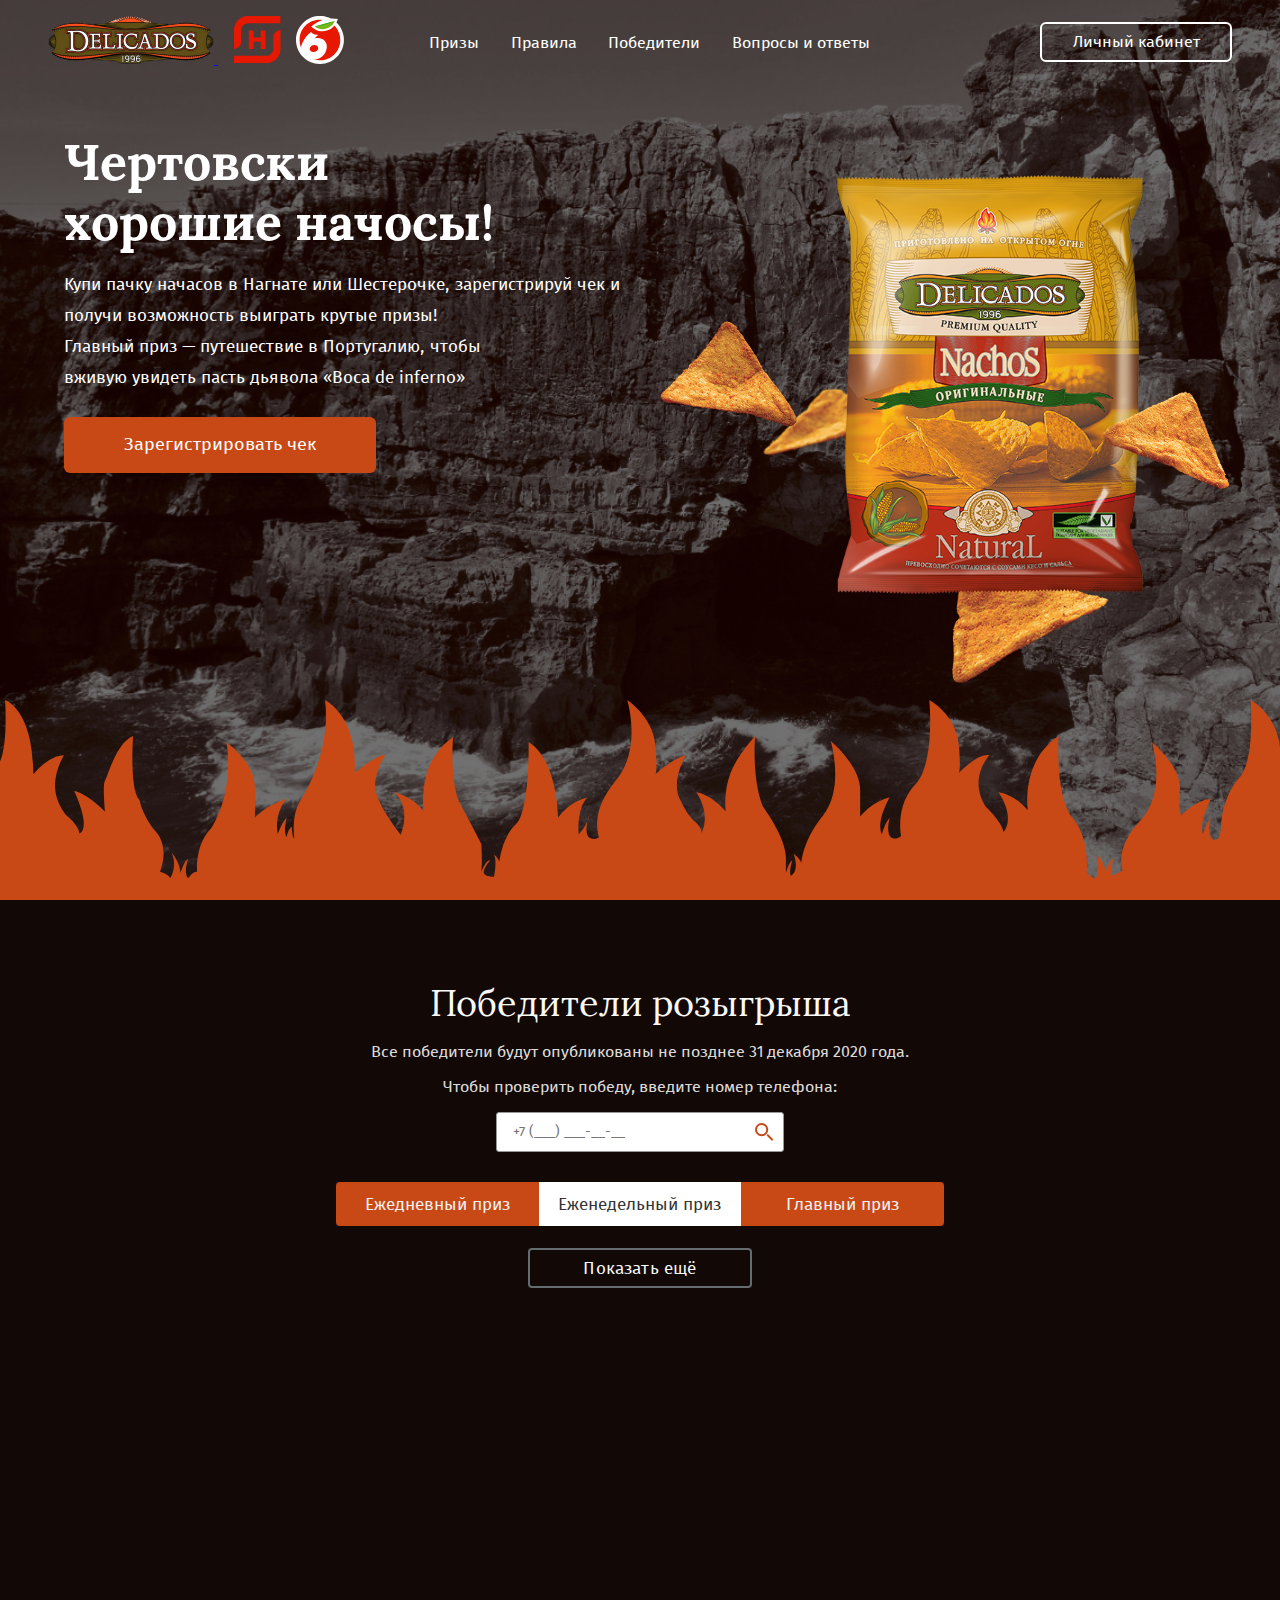
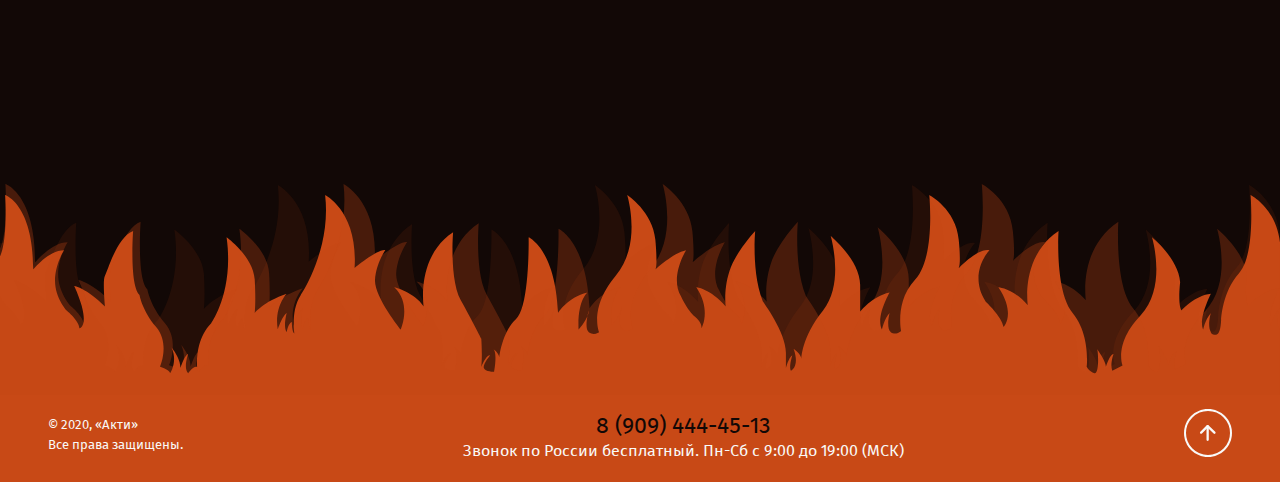
<file: NachosCopy/index.html>
<!DOCTYPE html>
<html lang="en">

<head>
    <meta charset="UTF-8">
    <meta name="viewport" content="width=device-width, initial-scale=1.0">
    <link rel="stylesheet" href="./css/style.min.css">
    <title>Nachos</title>
</head>

<body>
    <div class="header" id="top">
        <div class="container">
            <div class="header-menu">
                <div class="header-menu__logo">
                    <a href="#" class="header-menu__logo-link">
                        <img src="./img/header/logo.png" alt="logo">
                        <img src="./img/header/after-logo.svg" alt="logo">
                    </a>
                </div>
                <nav class="header-menu__nav ">
                    <ul class="header-menu__items">
                        <li class="header-menu__item">
                            <a href="#" class="header-menu__link">Призы</a>
                        </li>
                        <li class="header-menu__item">
                            <a href="#" class="header-menu__link">Правила</a>

                        </li>
                        <li class="header-menu__item">
                            <a href="#" class="header-menu__link">Победители</a>
                        </li>
                        <li class="header-menu__item">
                            <a href="#" class="header-menu__link">Вопросы и ответы</a>
                        </li>

                    </ul>
                    <button class="header__btn header__btn_hidden">Зарегистрировать чек</button>

                    <button class="header-menu__login header-menu__login_hidden">
                        Личный кабинет
                    </button>
                    <div class="header-menu__mobile-info">
                        <a href="tel:+89094444513">8 (909) 444-45-13</a>
                        <div>
                            Звонок по России бесплатный. <br>
                            Пн-Сб с 9:00 до 19:00 (МСК)
                        </div>
                    </div>
                    <div class="header-menu__mobile-fire">
                        <img src="./img/header/mob-fire.svg" alt="fire-mobile">
                        <img src="./img/header/mob-fire-two.svg" alt="fire-mobile">
                        <img src="./img/header/mob-fire-three.svg" alt="fire-mobile">

                    </div>

                </nav>
                <div class="hamburger">
                    <img class="hamburger__open" src="./img/icons/hamburger.svg" alt="hamburger">
                    <img class="hamburger__close" src="./img/icons/cross.svg" alt="hamburger">

                </div>
                <button class="header-menu__login">
                    Личный кабинет
                </button>
            </div>
            <div class="header__content">
                <div class="header__content-info">
                    <h1 class="header__content-title">
                        Чертовски <br>
                        хорошие начосы!
                    </h1>
                    <div class="header__content-text">
                        Купи пачку начасов в Нагнате или Шестерочке, зарегистрируй чек и получи возможность выиграть
                        крутые призы! <br>
                        Главный приз — путешествие в Португалию, чтобы <br>
                        вживую увидеть пасть дьявола «Boca de inferno»
                    </div>
                    <button class="header__btn">Зарегистрировать чек</button>
                </div>
                <div class="header__content-nachos">
                    <img src="./img/header/nachos-pack.svg" alt="nachos">


                </div>

            </div>
        </div>

        <div class="header__fire">
            <img src="./img/header/fire.svg" alt="nachos">
            <!-- <img src="./img/header/fire-black.svg" alt=""> -->
        </div>
    </div>
    <section class="winners">
        <div class="container">

            <div class="winners__wrapper">

                <div class="winners__head">
                    <h2 class="winners__title">Победители розыгрыша</h2>
                    <div class="winners__info">
                        <div class="winners__info-first">
                            Все победители будут опубликованы не позднее 31 декабря 2020 года.
                        </div>
                        <div class="winners__info-second">
                            Чтобы проверить победу, введите номер телефона:
                        </div>
                    </div>
                </div>

                <div class="winners__body">
                    <div class="winners__body-search">
                        <div class="winners__body-wrapper">
                            <input class="winners__body-input" placeholder="+7 (___) ___-__-__" type="tel" name="phone">
                            <button class="winners__body-btn">
                                <img src="./img/icons/Search.svg" alt="search">
                            </button>
                        </div>
                    </div>

                    <div class="winners__body-table">
                        <div class="winners__tipe">
                            <div class="winners__tipe-item">Ежедневный приз</div>
                            <div class="winners__tipe-item winners__tipe-item_active ">Еженедельный приз</div>
                            <div class="winners__tipe-item">Главный приз</div>
                        </div>
                        <div class="winners__list">
                            
                        </div>
                        <div class="winners__list">
      
                            <!-- <div class="winners__btn-mobile-wrapper">
                                <button class="winners__btn-mobile">
                                    <img src="./img/winners/mobile/update.svg" alt="upd">
                                </button>
                                <div class="winners__btn-mobile-text">
                                    Ещё Победители
                                </div>
                            </div> -->
                        </div>
                        <div class="winners__list">
                            <div class="winners__list-item">
                                <div class="winners__prise">Колонка </div>
                                <div class="winners__tel">+79624***824</div>
                                <div class="winners__data">15 ноября - 12 декабря</div>
                            </div>
                            <div class="winners__list-item">
                                <div class="winners__prise">Колонка </div>
                                <div class="winners__tel">+79624***824</div>
                                <div class="winners__data">15 ноября - 12 декабря</div>
                            </div>
                        </div>
                        <div class="winners__btn-wrap">
                            <button class="winners__btn">Показать ещё</button>
                        </div>

                        <div class="winners__btn-mobile-wrapper">
                            <button class="winners__btn-mobile">
                                <img src="./img/winners/mobile/update.svg" alt="upd">
                            </button>
                            <div class="winners__btn-mobile-text">
                                Ещё Победители
                            </div>
                        </div>
                    </div>
                </div>
                
                <img class="winners__nachos-mini" src="./img/winners/mini-nachos.png" alt="nachos">
                <img class="winners__nachos" src="./img/winners/nachos.png" alt="nachos">
            </div>
        </div>

    </section>

    <footer class="footer">
        <div class="footer__fires">
            <div class="footer__fires-wrapper">
                <img src="./img/footer/fire-one.svg" alt="fire">
                <img src="./img/footer/fire-two.svg" alt="fire">
                <img src="./img/footer/fire-three.svg" alt="fire">
            </div>
        </div>
            <div class="footer__info">
                <div class="container">
                    <div class="footer__copy">
                        © 2020,  «Акти»<br>
                        Все права защищены.
                    </div>
                    <div class="footer__schedule">
                        <div class="footer__number">
                            8 (909) 444-45-13
                        </div>
                        <div class="footer__work-days">
                            Звонок по России бесплатный. Пн-Сб с 9:00 до 19:00 (МСК)
                        </div>
                    </div>
                    <button class="footer__arrow-up">
                        <a href="#top"><img src="./img/footer/arrow-up.svg" alt="up"></a>
                    </button>
                </div>
            </div>
        
      
    </footer>
    <script src="./js/getApi.js"></script>
    <script src="./js/tabs.js"></script>
    <script src="./js/script.js"></script>
</body>

</html>
</file>
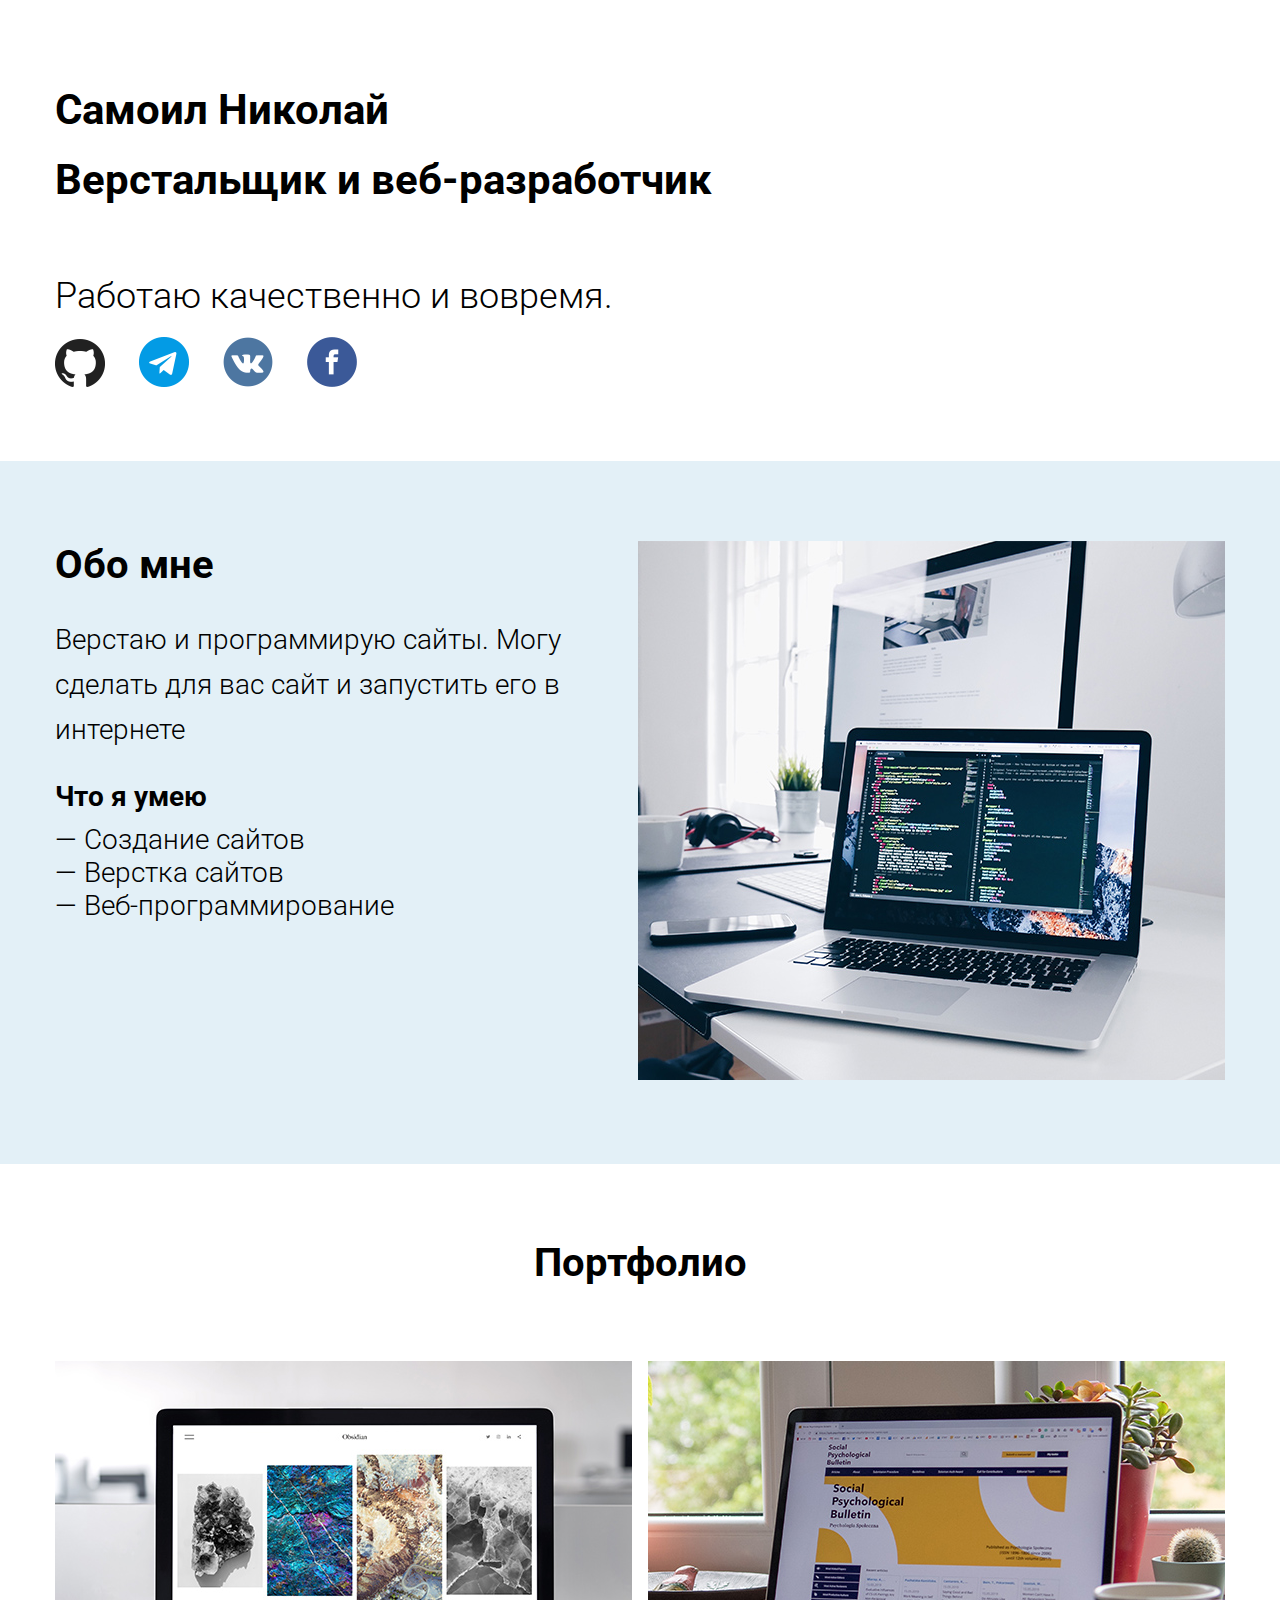
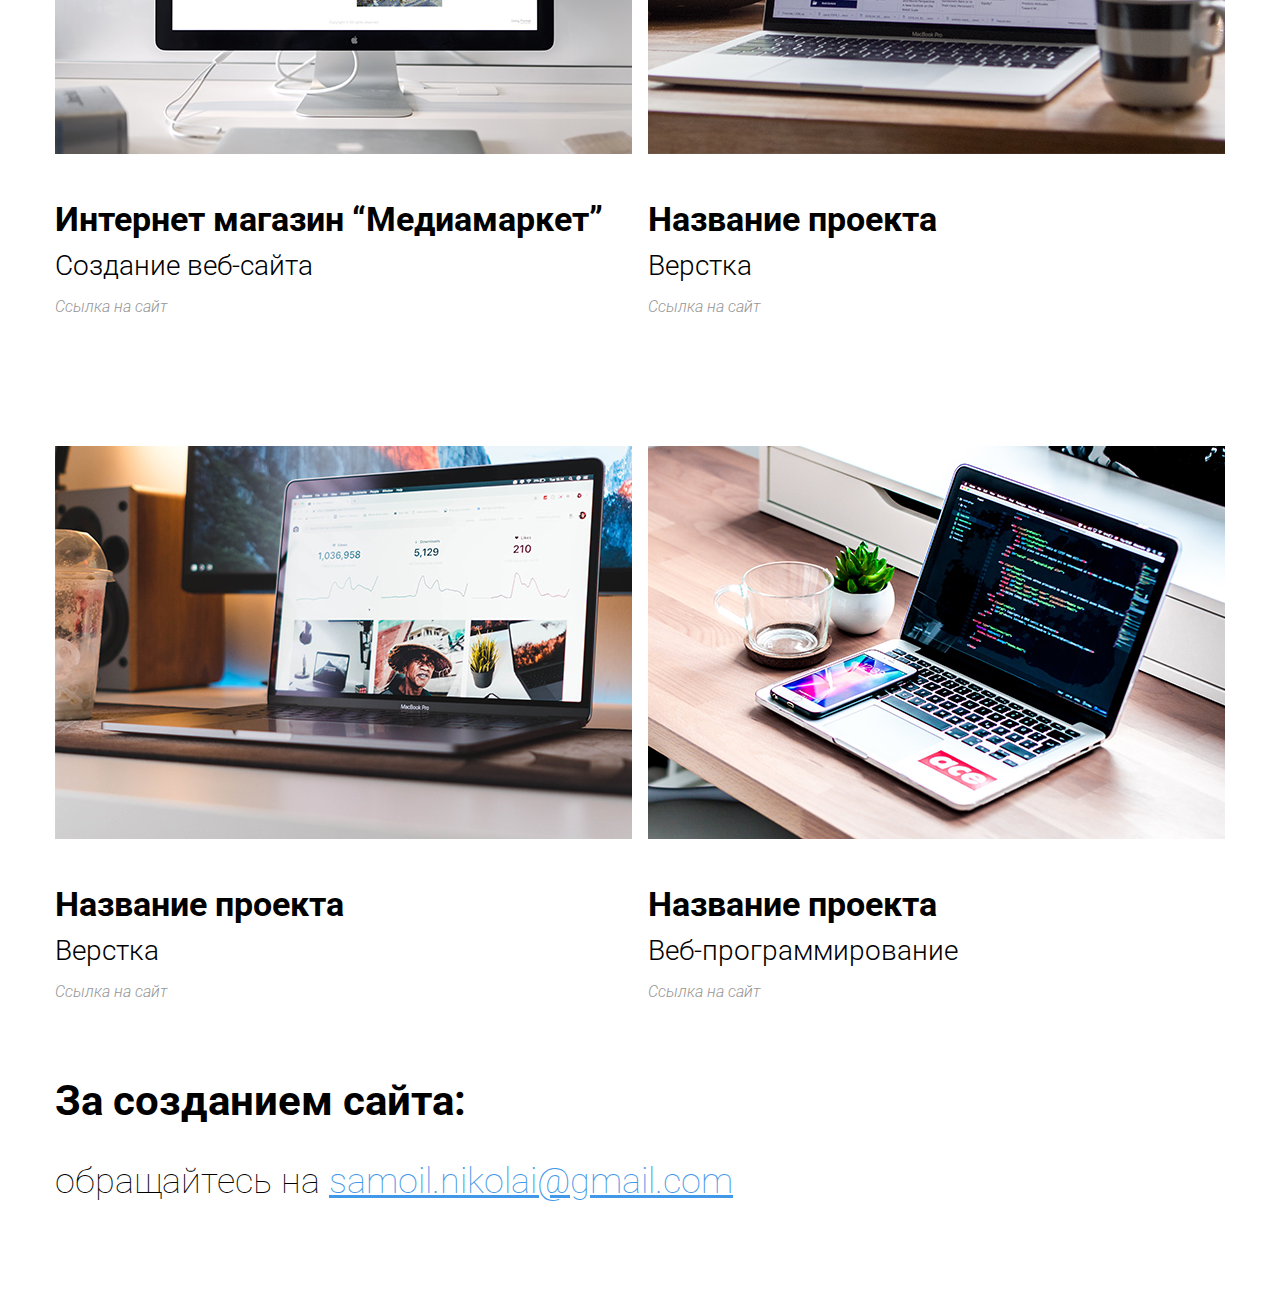
<file: portfolio/index.html>
<!DOCTYPE html>
<html lang="en">

<head>
    <meta charset="UTF-8">
    <meta name="viewport" content="width=device-width, initial-scale=1.0">
    <meta http-equiv="X-UA-Compatible" content="ie=edge">
    <link rel="stylesheet" href="main.css">
    <link
        href="https://fonts.googleapis.com/css?family=Roboto:100,100i,300,400,500,700,900&display=swap&subset=cyrillic"
        rel="stylesheet">

    <title>Сайт портфолио</title>
</head>

<body>
    <header class="header">
        <div class="container">
            <h1 class="heading-1">Самоил Николай<br>Верстальщик и веб-разработчик</h1>
            <p class="subheading">Работаю качественно и вовремя.</p>

            <a class="social-link" href="https://github.com/niksamoil/niksamoil.github.io" target="blank"><img src="img/icons/github.png" alt="Github"></a>
            <a class="social-link" href="https://t.me/niksamoil" target="blank"><img src="img/icons/telegram.png"
                    alt="telegram"></a>
            <a class="social-link" href="https://vk.com/nksamoil" target="blank"><img src="img/icons/vk.png"
                    alt="vk"></a>
            <a class="social-link" href="https://www.facebook.com/kolea.samoil" target="blank"><img
                    src="img/icons/facebook.png" alt="facebook"></a>
        </div>
    </header>

    <section class="about-me">
        <div class="container">
            <!-- Ряд -->
            <div class="about-me-row">
                <!-- Левая колонка -->
                <div class="about-me-text">
                    <h2 class="about-me-heading-big">Обо мне</h2>
                    <p>Верстаю и программирую сайты.
                        Могу сделать для вас сайт и запустить его в интернете</p>
                    <h3 class="about-me-heading-small">Что я умею </h3>
                    <ul>
                        <li> Создание сайтов </li>
                        <li> Верстка сайтов </li>
                        <li> Веб-программирование</li>
                    </ul>
                </div>
                <!-- Левая колонка -->
                <!-- Правая колонка -->
                <div class="about-me-photo"><img src="img/portfolio/img-01.jpg" alt=""></div>
                <!-- Правая колонка -->
                <!-- Ряд -->
            </div>


        </div>
    </section>

    <section class="portfolio">
        <div class="container">
            <div class="portfolio-title">
                Портфолио
            </div>

            <div class="portfolio-row">
                <div class="project">
                    <a href="project.html" target="blank"><img class="project-img" src="img/portfolio/img-02.jpg" alt=""></a>
                    <h4 class="project-title">Интернет магазин “Медиамаркет”
                    </h4>
                    <p class="project-description">Создание веб-сайта</p>
                    <a href="#" class="project-link">Ссылка на сайт</a>
                </div>
                <div class="project">
                    <a href="#"><img class="project-img" src="img/portfolio/img-03.jpg" alt=""></a>
                    <h4 class="project-title">Название проекта</h4>
                    <p class="project-description">Верстка</p>
                    <a href="#" class="project-link">Ссылка на сайт</a>
                </div>
                <div class="project">
                    <a href="#"><img class="project-img" src="img/portfolio/img-04.jpg" alt=""></a>
                    <h4 class="project-title">Название проекта</h4>
                    <p class="project-description">Верстка</p>
                    <a href="#" class="project-link">Ссылка на сайт</a>
                </div>
                <div class="project">
                    <a href="#"><img class="project-img" src="img/portfolio/img-05.jpg" alt=""></a>
                    <h4 class="project-title">Название проекта</h4>
                    <p class="project-description">Веб-программирование</p>
                    <a href="#" class="project-link">Ссылка на сайт</a>
                </div>
            </div>
        </div>
    </section>

    <footer class="footer">
        <div class="container">
            <div class="footer-title">За созданием сайта:</div>
            <div class="footer-email">обращайтесь на <a href="mailto:samoil.nikolai@gmail.com">samoil.nikolai@gmail.com</a></div>
        </div>
    </footer>
</body>

</html>
</file>
<file: portfolio/main.css>
/* * {
    box-sizing: border-box;
} */

body {
    margin: 0;
    font-family: 'Roboto', sans-serif;
}

.container {
    max-width: 1170px;
    width: 100%;
    margin: 0 auto;
    /* background: cornflowerblue; */
}

.header {
    padding-top: 75px;
    padding-bottom: 70px;
}

.heading-1 {
   font-size: 42px;
   font-weight: 700;
   margin-top: 0;
   margin-bottom: 60px;
   line-height: 70px;
}

.subheading {
    font-size: 36px;
    font-weight: 300;
    margin-bottom: 20px;
}

.social-link {
    text-decoration: none;
    margin-right: 30px;
}


.about-me {
    background-color: #e3f0f7;
    padding: 80px 0;
}

.about-me-row {
    display: flex;
    justify-content: space-between;
}


.about-me-heading-big {
    font-size: 40px;
    font-weight: 700;
    margin-bottom: 30px;
    margin-top: 0;
}

.about-me-heading-small {
    font-size: 28px;
    font-weight: 700;
    margin-bottom: 10px;
    margin-top: 0;
}

.about-me-text p {
    font-size: 28px;
    font-weight: 300;
    line-height: 1.6;
}

.about-me-text ul {
    font-size: 28px;
    font-weight: 300;
    list-style-type: none;
    margin: 0;
    padding: 0;
}


.about-me-text ul li::before {
    content: "—";
}

.portfolio {
    padding-top: 75px;
    padding-bottom: 45px;
}

.portfolio-title {
    font-size: 40px;
    font-weight: 700;
    text-align: center;
    margin-bottom: 75px;
    margin-top: 0;
}

.portfolio-row {
    display: flex;
    flex-wrap: wrap;
    justify-content: space-between;
    align-items: flex-start;
}


.project {
    margin-bottom: 130px;
}

.project:last-child, .project:nth-last-child(2) {
    margin-bottom: 0;
}

.project-img {
    margin-bottom: 15px;
    display: block; /*Таким образом убираем отступы тега img*/
}

.project .project-img:hover {
    transform: scale(1.006);
    box-shadow: 4px 4px 7px 2px rgba(125,116,116,0.48);
    transition-duration: 0.3s;
}

.project-title {
    font-size: 34px;
    font-weight: 700;
    margin-bottom: 10px;
}

.project-description {
    font-size: 28px;
    font-weight: 300;
    margin-bottom: 15px;
    margin-top: 0;
}

.project-link {
    font-weight: 300;
    font-style: italic;
    font-size: 16px;
    color: #969696;
    text-decoration: none;
}

.footer {
    padding-top: 30px;
    padding-bottom: 90px;
}

.footer-title {
    font-size: 42px;
    font-weight: 700;
    margin-bottom: 35px;
}

.footer-email {
    font-size: 36px;
    font-weight: 100;
}

.footer-email a {
    color: #4298e8;
}


/*-----------------Страница проекта----------------------------*/
.header-inner {
    background: #e3f0f7;
    padding: 50px 0;
}

.header-inner-row {
    display: flex;
    justify-content: space-between;
    align-items: center;
}

.logo-inner {
    font-weight: 700;
    font-size: 32px;
    margin: 0;
}

.logo-inner span {
    font-size: 22px;
}

.project-section {
    padding-top: 100px;
    padding-bottom: 50px;
}

.project-page-heading {
    font-size: 40px;
    font-style: 700px;
    margin-bottom: 25px;
    text-align: center;
}

.badges-wrapper {
    display: flex;
    justify-content: center;
    margin-bottom: 35px;
}

.badge {
    height: 26px;
    color: #fff;
    line-height: 26px;
    padding-left: 10px;
    padding-right: 10px;
    margin-right: 10px;
    font-size: 14px;
    font-weight: 700;
}

.badge-html {
    background-color: #ff861a;
}

.badge-css {
    background-color: #039be5;
}

.badge-bootstrap {
    background-color: #a032c7;
}

.project-page-description {
    width: 575px;
    font-size: 22px;
    line-height: 1.45;
    font-weight: 300;
    margin-bottom: 20px;
    text-align: center;
    margin: 0 auto;
}

.project-page-description p {
    margin-top: 0;
    margin-bottom: 50px;
}

.project-page-description a {
    color: #039be5;
}

.project-page-img {
    text-align: center;
}

.project-page-img img {
    box-shadow: 19.799px 19.799px 100px 0px rgba(196, 219, 233, 0.5);
}

.pagin {
    display: flex;
    justify-content: space-between;
    margin-top: 53px;
}

.pagin-prev {
    border: 1px solid rgba(3, 154, 229, 0.199) ;
    height: 80px;
    width: 49%;
    font-size: 22px;
    color: rgb(3, 155, 229);
    text-align: center;
    font-weight: 300;
    line-height: 80px;
    text-decoration: none;
}

.pagin-prev:hover {
    border: 1px solid rgba(3, 154, 229, 0.452) ;
    height: 80px;
    width: 49%;
    font-size: 22px;
    color: rgb(3, 155, 229);
    text-align: center;
    font-weight: 300;
    line-height: 80px;
    text-decoration: none;
    transition-duration: 0.3s;
}

.pagin-next {
    border: 1px solid rgba(3, 154, 229, 0.199) ; 
    height: 80px;
    width: 49%;
    font-size: 22px;
    color: rgb(3, 155, 229);
    text-align: center;
    font-weight: 300;
    line-height: 80px;
    text-decoration: none;
}

.pagin-next:hover {
    border: 1px solid rgba(3, 154, 229, 0.452) ;
    height: 80px;
    width: 49%;
    font-size: 22px;
    color: rgb(3, 155, 229);
    text-align: center;
    font-weight: 300;
    line-height: 80px;
    text-decoration: none;
    transition-duration: 0.3s;
}
      
.footer-project-page  {
    padding-top: 30px;
    padding-bottom: 90px;
}

.footer-project-title {
    text-align: center;
    font-size: 42px;
    font-weight: 700;
    margin-bottom: 30px;
}

.footer-project-email {
    margin-top: 0;
    text-align: center;
    font-size: 36px;
    font-weight: 100;
}

.footer-project-email a {
    color: #4298e8;
}
</file>
<file: NachosCopy/css/style.min.css>
@font-face{font-family:'Lora';src:url("../fonts/Lora-Bold.eot");src:local("Lora Bold"),local("Lora-Bold"),url("../fonts/Lora-Bold.eot?#iefix") format("embedded-opentype"),url("../fonts/Lora-Bold.woff") format("woff"),url("../fonts/Lora-Bold.ttf") format("truetype");font-weight:700;font-style:normal}@font-face{font-family:'Lora';src:url("../fonts/Lora-Regular.eot");src:local("Lora Regular"),local("Lora-Regular"),url("../fonts/Lora-Regular.eot?#iefix") format("embedded-opentype"),url("../fonts/Lora-Regular.woff") format("woff"),url("../fonts/Lora-Regular.ttf") format("truetype");font-weight:400;font-style:normal}@font-face{font-family:'Lora';src:local("Lora Medium"),local("Lora-Medium"),url("../fonts/Lora-Medium.ttf") format("truetype");font-weight:500;font-style:normal}@font-face{font-family:'Fira Sans';src:url("../fonts/FiraSans-Medium.eot");src:local("Fira Sans Medium"),local("FiraSansMedium"),url("../fonts/FiraSans-Medium.eot?#iefix") format("embedded-opentype"),url("../fonts/FiraSans-Medium.woff") format("woff"),url("../fonts/FiraSans-Medium.ttf") format("truetype");font-weight:500;font-style:normal}@font-face{font-family:'Fira Sans';src:url("../fonts/FiraSans-Regular.eot");src:local("Fira Sans"),local("FiraSans"),url("../fonts/FiraSans-Regular.eot?#iefix") format("embedded-opentype"),url("../fonts/FiraSans-Regular.woff") format("woff"),url("../fonts/FiraSans-Regular.ttf") format("truetype");font-weight:400;font-style:normal}@font-face{font-family:'Fira Sans';src:url("../fonts/FiraSans-SemiBold.ttf");src:local("Fira Sans"),local("FiraSans"),url("../fonts/FiraSans-SemiBold.otf") format("otf"),url("../fonts/FiraSans-SemiBold.ttf") format("truetype");font-weight:600;font-style:normal}@font-face{font-family:'Roboto';src:url("../fonts/Roboto-Medium.eot");src:url("../fonts/Roboto-Medium.eot?#iefix") format("embedded-opentype"),url("../fonts/Roboto-Medium.woff") format("woff"),url("../fonts/Roboto-Medium.ttf") format("truetype");font-weight:500;font-style:normal}@font-face{font-family:'Roboto';src:url("../fonts/Roboto-Regular.eot");src:url("../fonts/Roboto-Regular.eot?#iefix") format("embedded-opentype"),url("../fonts/Roboto-Regular.woff") format("woff"),url("../fonts/Roboto-Regular.ttf") format("truetype");font-weight:400;font-style:normal}.header{background:url(../img/header/header-bg.jpg);background-repeat:no-repeat;background-position:0% 0%;background-size:cover;min-height:100vh;padding-top:16px;position:relative}.header__content{display:-webkit-box;display:-ms-flexbox;display:flex;position:relative}.header__content-info{max-width:600px;margin:64px}.header__content-title{color:#ffffff;font-family:Lora;font-size:54px;font-weight:700;line-height:60.48px}.header__content-text{margin-top:16px;color:#ffffff;font-size:20px;font-weight:400;line-height:31px}.header__content-nachos{position:absolute;top:107px;left:664px;z-index:10}.header__content-nachos img{width:100%;height:100%}.header__btn{margin-top:24px;width:312px;height:56px;-webkit-box-shadow:0 0 16px rgba(0,0,0,0.13);box-shadow:0 0 16px rgba(0,0,0,0.13);border-radius:6px;background-color:#c84916;color:#ffffff;font-size:18px;font-weight:400;letter-spacing:normal;line-height:25px;text-align:center;outline:none;border:none;cursor:pointer}.header__btn:hover{background:#F24E0C;-webkit-transition-duration:0.3s;transition-duration:0.3s}.header__btn_mobile{display:none}.header__fire{position:absolute;bottom:-4px;left:auto;width:100%}.header__fire img{width:100%}.hiden-desktop{display:none}.header__btn_hidden,.header-menu__login_hidden,.header-menu__mobile-info,.header-menu__mobile-fire{display:none}.hamburger__open,.hamburger__close{display:none}.header-menu{display:-webkit-box;display:-ms-flexbox;display:flex;-webkit-box-pack:justify;-ms-flex-pack:justify;justify-content:space-between;padding:0 48px;-webkit-box-align:center;-ms-flex-align:center;align-items:center}.header-menu__logo-link img:last-child{margin-left:16px}.header-menu__items{display:-webkit-box;display:-ms-flexbox;display:flex;-webkit-box-pack:justify;-ms-flex-pack:justify;justify-content:space-between;min-width:441px}.header-menu__item{list-style:none;position:relative}.header-menu__item:hover::after{content:'';width:100%;height:2px;background:#FFFFFF;position:absolute;left:0;right:0;margin:0 auto;top:20px;-webkit-transition-duration:0.3s;transition-duration:0.3s}.header-menu__link{color:#ffffff;font-size:16px;font-weight:400;letter-spacing:normal;text-decoration:none}.header-menu__login{width:192px;height:40px;border-radius:6px;border:2px solid #ffffff;background-color:transparent;color:#ffffff;outline:none;font-size:16px;font-weight:400;line-height:36px;cursor:pointer}.header-menu__login a{display:block;color:#ffffff;text-align:center;text-decoration:none}.header-menu__login:hover{background:#F24E0C;-webkit-transition-duration:0.3s;transition-duration:0.3s}.header-menu__login_hidden{width:192.5px;height:40px}@media (max-width: 1439.98px){.header__content-nachos{position:absolute;top:107px;left:660px;z-index:10;margin-right:50px}.header__content-title{font-size:50px}.header__content-text{font-size:17px}}@media (max-width: 1139.98px){.header{min-height:700px}.header-menu{padding:0 16px 0 48px}.header-menu__login{display:none}.header-menu__nav{position:fixed;top:0;right:-100%;max-width:320px;height:100vh;padding-top:80px;background-color:#120806;-webkit-transition:1s all;transition:1s all;z-index:20}.header-menu__nav_show{right:0}.header-menu__items{-webkit-box-orient:vertical;-webkit-box-direction:normal;-ms-flex-direction:column;flex-direction:column;-webkit-box-pack:unset;-ms-flex-pack:unset;justify-content:unset}.header-menu__items .header-menu__item{margin-left:16px;margin-bottom:16px}.header-menu__items .header-menu__item:hover::after{display:none}.header-menu__link{font-size:26px;line-height:26px}.header-menu__login_hidden,.header__btn_hidden,.header-menu__mobile-info,.header-menu__mobile-fire{display:block}.header__btn_hidden{height:40px;width:205.71px;font-size:16px;font-weight:400;line-height:25px;margin-left:16px;margin-bottom:16px}.header-menu__login_hidden{margin-left:16px;margin-bottom:24px}.header-menu__mobile-info{margin-left:16px}.header-menu__mobile-info div{font-weight:400;font-size:12px;line-height:20px;color:#FFFFFF}.header-menu__mobile-info a{font-size:18px;font-weight:500;line-height:32px;text-align:left;color:#FFFFFF;text-decoration:none}.header-menu__mobile-fire img:first-child{position:absolute;bottom:0;width:170%}.header-menu__mobile-fire img:nth-child(2){position:absolute;bottom:0;left:10px;width:170%}.header-menu__mobile-fire img:nth-child(3){position:absolute;bottom:0;left:20px;width:170%}.header__content-title{font-size:45px}.header__content-text{font-size:15px}.header__content-nachos{position:unset;top:44px;left:548px;z-index:10;margin-top:50px;margin-right:50px}.hamburger{display:block;z-index:30}.hamburger__open{display:block}.hamburger__close{display:none}}@media (max-width: 998.98px){.header{min-height:600px}.header__btn{width:288px;height:56px}.header__content-title{font-size:35px;line-height:40px}.header__content-text{line-height:25px}.header__content-info{max-width:450px;margin:10px;margin-left:50px;margin-top:50px}}@media (max-width: 798.98px){.header__content{display:-webkit-box;display:-ms-flexbox;display:flex;-webkit-box-orient:vertical;-webkit-box-direction:normal;-ms-flex-direction:column;flex-direction:column;-webkit-box-align:center;-ms-flex-align:center;align-items:center;text-align:center}.header__content-info{max-width:unset;margin:60px;margin-bottom:0;max-width:450px}.header__content-nachos{position:unset;top:unset;left:unset;margin:40px}.header__content-nachos img{width:60%}}@media (max-width: 575.98px){.header{min-height:900px}.header__content-info{max-width:unset;margin:32px 16px 0 16px}.header__btn{width:288px;height:56px}.header__content-nachos{display:-webkit-box;display:-ms-flexbox;display:flex;-webkit-box-pack:center;-ms-flex-pack:center;justify-content:center;margin:0;margin-top:44px}.header__content-nachos img{width:100%}.header-menu{padding:0 16px}.header-menu__logo-link img:first-child{max-width:83px}.header-menu__logo-link img:last-child{margin-left:16px;max-width:48px}}@media (max-width: 420.98px){.header__content-title{font-size:40px;line-height:45px;text-align:left}.header__content-text{line-height:26px;text-align:left}.header-menu__nav{max-width:100%}.header-menu__logo{z-index:30}}.winners{min-height:816px;padding:80px 0;background:#120806}.winners__head{max-width:608px;margin:0 auto}.winners__title{font-family:Lora;font-size:36px;font-weight:400;text-align:center;color:#F9F9F8}.winners__info-first,.winners__info-second{font-size:16px;font-weight:400;text-align:center;color:rgba(249,249,248,0.9)}.winners__info-first,.winners__info-second,.winners__title{margin-bottom:16px}.winners__body{max-width:608px;margin:0 auto}.winners__body-search{width:100%;display:-webkit-box;display:-ms-flexbox;display:flex;-webkit-box-pack:center;-ms-flex-pack:center;justify-content:center}.winners__body-search .winners__body-wrapper{position:relative}.winners__body-search .winners__body-input{height:40px;width:288px;border-radius:3px;background:#FFFFFF;border:1px solid #989898;padding-left:16px}.winners__body-search .winners__body-input::-webkit-input-placeholder{font-size:14px;font-weight:400;line-height:18px}.winners__body-search .winners__body-input:-ms-input-placeholder{font-size:14px;font-weight:400;line-height:18px}.winners__body-search .winners__body-input::-ms-input-placeholder{font-size:14px;font-weight:400;line-height:18px}.winners__body-search .winners__body-input::placeholder{font-size:14px;font-weight:400;line-height:18px}.winners__body-search .winners__body-btn{position:absolute;right:8px;top:8px;outline:none;border:none;cursor:pointer;display:-webkit-box;display:-ms-flexbox;display:flex;-webkit-box-pack:center;-ms-flex-pack:center;justify-content:center;-webkit-box-align:center;-ms-flex-align:center;align-items:center}.winners__body-search .winners__body-btn img{width:100%;height:100%}.winners__body-table{padding-top:30px}.winners__tipe{display:-webkit-box;display:-ms-flexbox;display:flex;margin-bottom:22px}.winners__tipe-item{display:-webkit-box;display:-ms-flexbox;display:flex;-webkit-box-pack:center;-ms-flex-pack:center;justify-content:center;-webkit-box-align:center;-ms-flex-align:center;align-items:center;font-weight:normal;font-size:17px;line-height:25px;text-align:center;height:44px;width:202.66px;background:#C84916;color:#F2F2F2}.winners__tipe-item:first-child{border-top-left-radius:4px;border-bottom-left-radius:4px}.winners__tipe-item:last-child{border-top-right-radius:4px;border-bottom-right-radius:4px}.winners__tipe-item:hover{cursor:pointer}.winners .winners__tipe-item_active{background:#FFFFFF;color:#333333}.winners .winners__btn-mobile-wrapper{display:none}.winners__list-item{display:-webkit-box;display:-ms-flexbox;display:flex;background:#FFFFFF;border-radius:6px;height:48px;max-width:608px;margin-bottom:8px}.winners__list-item:last-child{margin-bottom:16px}.winners__list-item img{display:none}.winners__prise,.winners__tel,.winners__data{width:33.33%;display:-webkit-box;display:-ms-flexbox;display:flex;-webkit-box-align:center;-ms-flex-align:center;align-items:center;font-size:16px;font-weight:400;line-height:16px;letter-spacing:0.01em;text-align:left}.winners__prise{font-size:16px;font-weight:600;line-height:18px;padding-left:24px}.winners__tel{padding-left:11px}.winners__btn-wrap{display:-webkit-box;display:-ms-flexbox;display:flex;-webkit-box-pack:center;-ms-flex-pack:center;justify-content:center;-webkit-box-align:center;-ms-flex-align:center;align-items:center}.winners__btn{border:2px solid #646C70;-webkit-box-sizing:border-box;box-sizing:border-box;border-radius:4px;height:40px;width:224px;background-color:transparent;font-weight:400;font-size:17px;line-height:25px;letter-spacing:0.01em;color:#F9F9F8;outline:none;cursor:pointer}.winners__wrapper{position:relative}.winners__nachos-mini{position:absolute;top:219px;left:91px}.winners__nachos{position:absolute;right:0;top:57px}.winners .display-hide{display:none}.winners .display-show{display:block}@media (max-width: 1439.98px){.winners__nachos-mini,.winners__nachos{display:none}}@media (max-width: 798.98px){.winners__wrapper{padding:0 25px}}@media (max-width: 575.98px){.winners{min-height:400px;padding:30px 0}.winners__list{display:-webkit-box;display:-ms-flexbox;display:flex}.winners__list:first-child{display:none}.winners__list:last-child{display:none}.winners__btn-wrap{display:none}.winners .display-show{display:-webkit-box;display:-ms-flexbox;display:flex;overflow:scroll}.winners__prise,.winners__tel,.winners__data{font-size:14px;line-height:14px;padding:0;text-align:center;min-width:136px;display:block;margin:0 auto}.winners__tipe{display:none}.winners__wrapper{padding:0}.winners__prise{font-size:14px;font-weight:400;line-height:17px;letter-spacing:0em}.winners__tel{margin-top:8px;font-size:13px;font-weight:400;line-height:16px;letter-spacing:0em}.winners__data{margin-top:3px;font-size:12px;font-weight:400;line-height:16px;letter-spacing:0em}.winners__list-item{font-size:15px;margin-bottom:8px;height:240px;min-width:160px;border-radius:6px;margin:0 8px;display:block}.winners__list-item img{display:block;margin:0 auto;margin-top:24px}.winners .winners__btn-mobile-wrapper{display:block;margin-left:8px;height:240px;min-width:160px;border-radius:6px;border:2px solid #c84916;color:#ffffff;font-size:17px;font-weight:500;letter-spacing:normal;line-height:20px;text-align:center}.winners__btn-mobile{margin-top:71px;background:transparent;border:none;outline:none;cursor:pointer}.winners__btn-mobile-text{margin-top:13px}.winners__title{font-family:Lora;font-size:30px}.winners__info-first,.winners__info-second{font-size:14px}.winners__body-btn{right:16px}.winners__body-table{display:-webkit-box;display:-ms-flexbox;display:flex;overflow:scroll;position:relative;-webkit-box-pack:center;-ms-flex-pack:center;justify-content:center}.winners .winners__btn-mobile-wrapper{position:absolute;right:-176px;z-index:15;background:#120806}}@media (max-width: 320px){.winners .winners__btn-mobile-wrapper{right:-176px}}.footer{background:#120806;min-height:328px;padding-top:50px}.footer__fires-wrapper{background:#120806;min-height:225px;position:relative}.footer__fires-wrapper img{position:absolute;bottom:-4px;width:100%}.footer__info{background:#C84916}.footer__info .container{display:-webkit-box;display:-ms-flexbox;display:flex;-webkit-box-pack:justify;-ms-flex-pack:justify;justify-content:space-between;-webkit-box-align:center;-ms-flex-align:center;align-items:center;padding:18px 48px 21px}.footer__copy{font-size:13px;font-weight:400;line-height:20px;letter-spacing:0em;text-align:left;color:#F9F9F8}.footer__schedule{text-align:center}.footer__number{font-weight:400;font-size:23px;line-height:32px;color:#120806}.footer__work-days{font-style:normal;font-weight:400;font-size:16px;line-height:20px;color:#F9F9F8}.footer__arrow-up{background-color:transparent;outline:none;border:none;cursor:pointer}@media (max-width: 798.98px){.footer__work-days{font-size:16px}.footer__info .container{-webkit-box-orient:vertical;-webkit-box-direction:reverse;-ms-flex-direction:column-reverse;flex-direction:column-reverse}.footer__info .container .footer__arrow-up{display:none}.footer__info .container .footer__copy{text-align:center;margin-top:8px}.footer__fires-wrapper{overflow:hidden}.footer__fires-wrapper img{width:165%}}*{font-family:'Fira Sans', sans-serif;-webkit-box-sizing:border-box;box-sizing:border-box;margin:0;padding:0}.container{margin:0 auto;max-width:1440px}
/*# sourceMappingURL=style.min.css.map */
</file>
